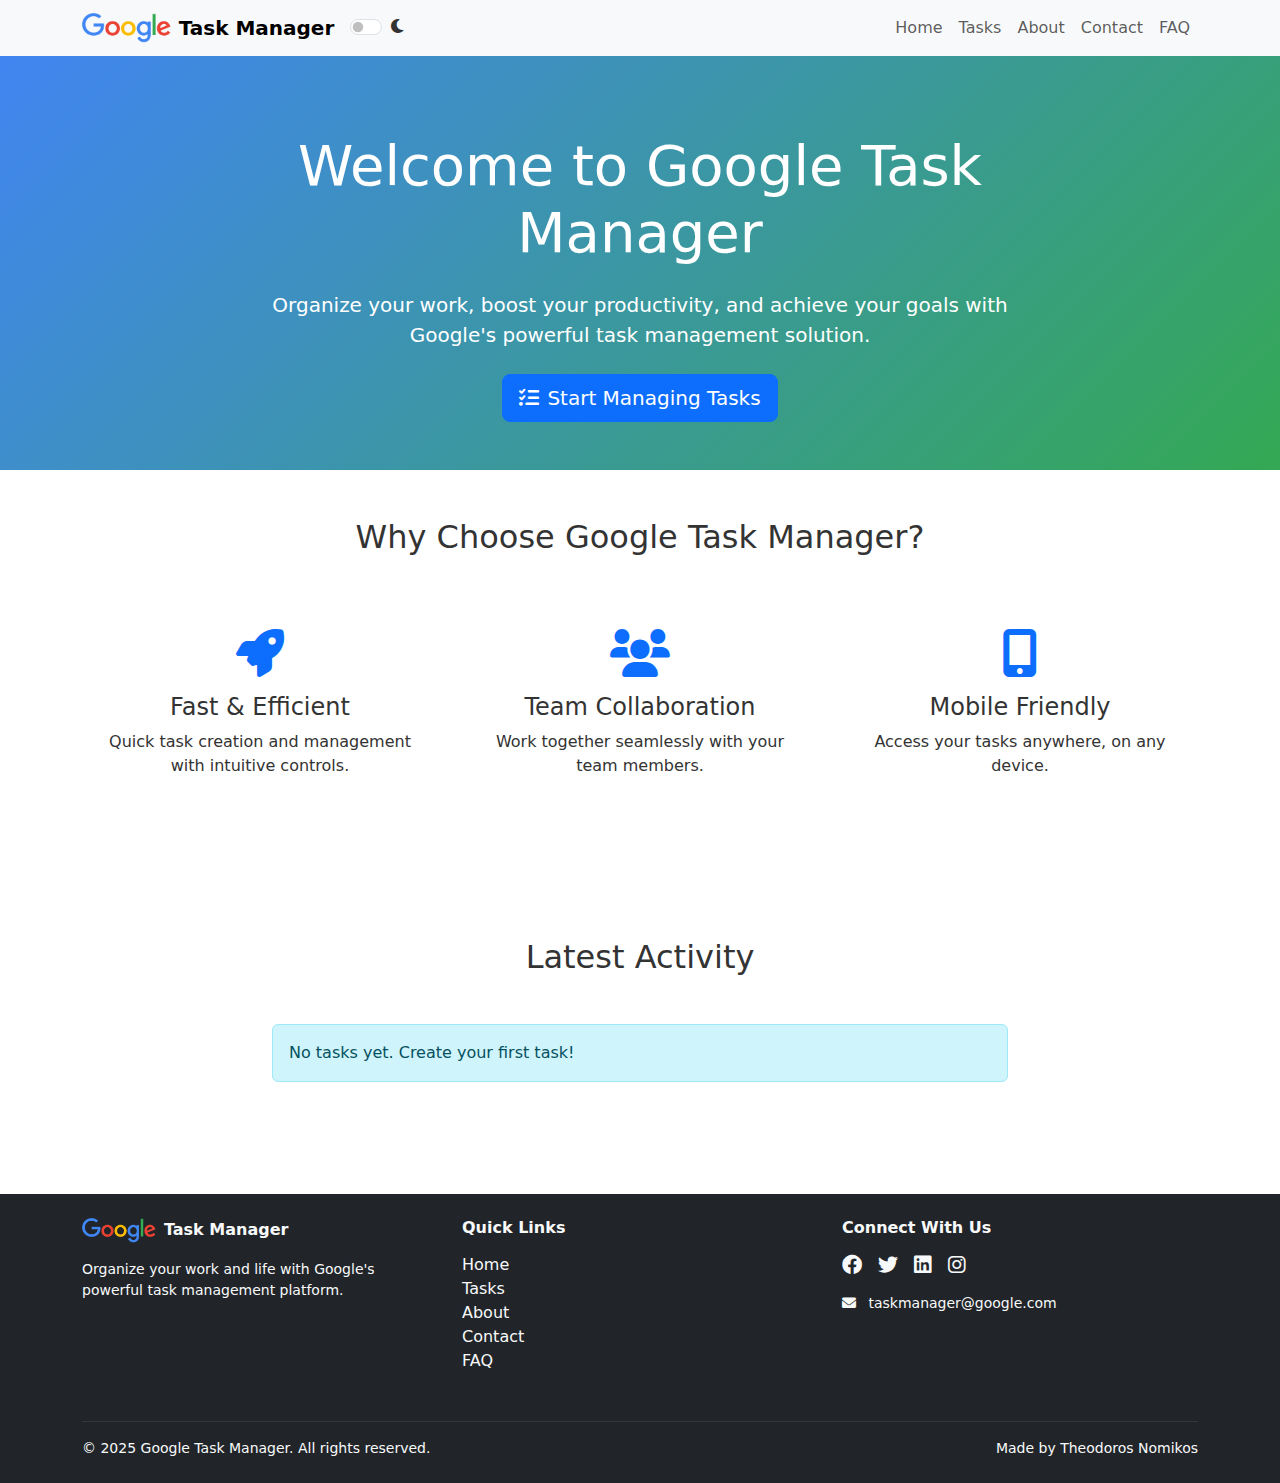
<file: index.html>
<!DOCTYPE html>
<html lang="en">

<head>

    <meta charset="UTF-8">
    <meta name="viewport" content="width=device-width, initial-scale=1.0">
    <meta name="description" content="Google Task Manager - Organize your work efficiently">
    <meta name="keywords" content="Google, tasks, management, productivity">

    <title>Google Task Manager - Home</title>
    <link href="https://cdn.jsdelivr.net/npm/bootstrap@5.3.0/dist/css/bootstrap.min.css" rel="stylesheet">
    <link href="https://cdnjs.cloudflare.com/ajax/libs/font-awesome/6.0.0/css/all.min.css" rel="stylesheet">

    <link href="styles.css" rel="stylesheet">
</head>

<body>

    <div id="header-placeholder"></div>
    
    <main>
        <section class="hero-section text-center py-5">
            <div class="container">
                <div class="row">
                    <div class="col-lg-8 mx-auto">
                        <h1 class="display-4 mb-4">Welcome to Google Task Manager</h1>
                        <p class="lead mb-4">Organize your work, boost your productivity, and achieve your goals with Google's powerful task management solution.</p>
                        <a href="tasks.html" class="btn btn-primary btn-lg">
                            <i class="fas fa-tasks me-2"></i>Start Managing Tasks
                        </a>
                    </div>
                </div>
            </div>
        </section>

        <section class="py-5">
            <div class="container">
                <h2 class="text-center mb-5">Why Choose Google Task Manager?</h2>
                <div class="row">
                    <div class="col-md-4 mb-4">
                        <div class="text-center p-4">
                            <i class="fas fa-rocket fa-3x text-primary mb-3"></i>
                            <h4>Fast & Efficient</h4>
                            <p>Quick task creation and management with intuitive controls.</p>
                        </div>
                    </div>
                    <div class="col-md-4 mb-4">
                        <div class="text-center p-4">
                            <i class="fas fa-users fa-3x text-primary mb-3"></i>
                            <h4>Team Collaboration</h4>
                            <p>Work together seamlessly with your team members.</p>
                        </div>
                    </div>
                    <div class="col-md-4 mb-4">
                        <div class="text-center p-4">
                            <i class="fas fa-mobile-alt fa-3x text-primary mb-3"></i>
                            <h4>Mobile Friendly</h4>
                            <p>Access your tasks anywhere, on any device.</p>
                        </div>
                    </div>
                </div>
            </div>
        </section>

        <section class="py-5">
            <div class="container">
                <h2 class="text-center mb-5">Latest Activity</h2>
                <div class="row">
                    <div class="col-lg-8 mx-auto">
                        <div id="activity-list">
                        </div>
                    </div>
                </div>
            </div>
        </section>
    </main>

    <div id="footer-placeholder"></div>

    <script src="https://cdn.jsdelivr.net/npm/bootstrap@5.3.0/dist/js/bootstrap.bundle.min.js"></script>
    <script src="https://code.jquery.com/jquery-3.6.0.min.js"></script>
    <script src="script.js"></script>
</body>


</html>
</file>
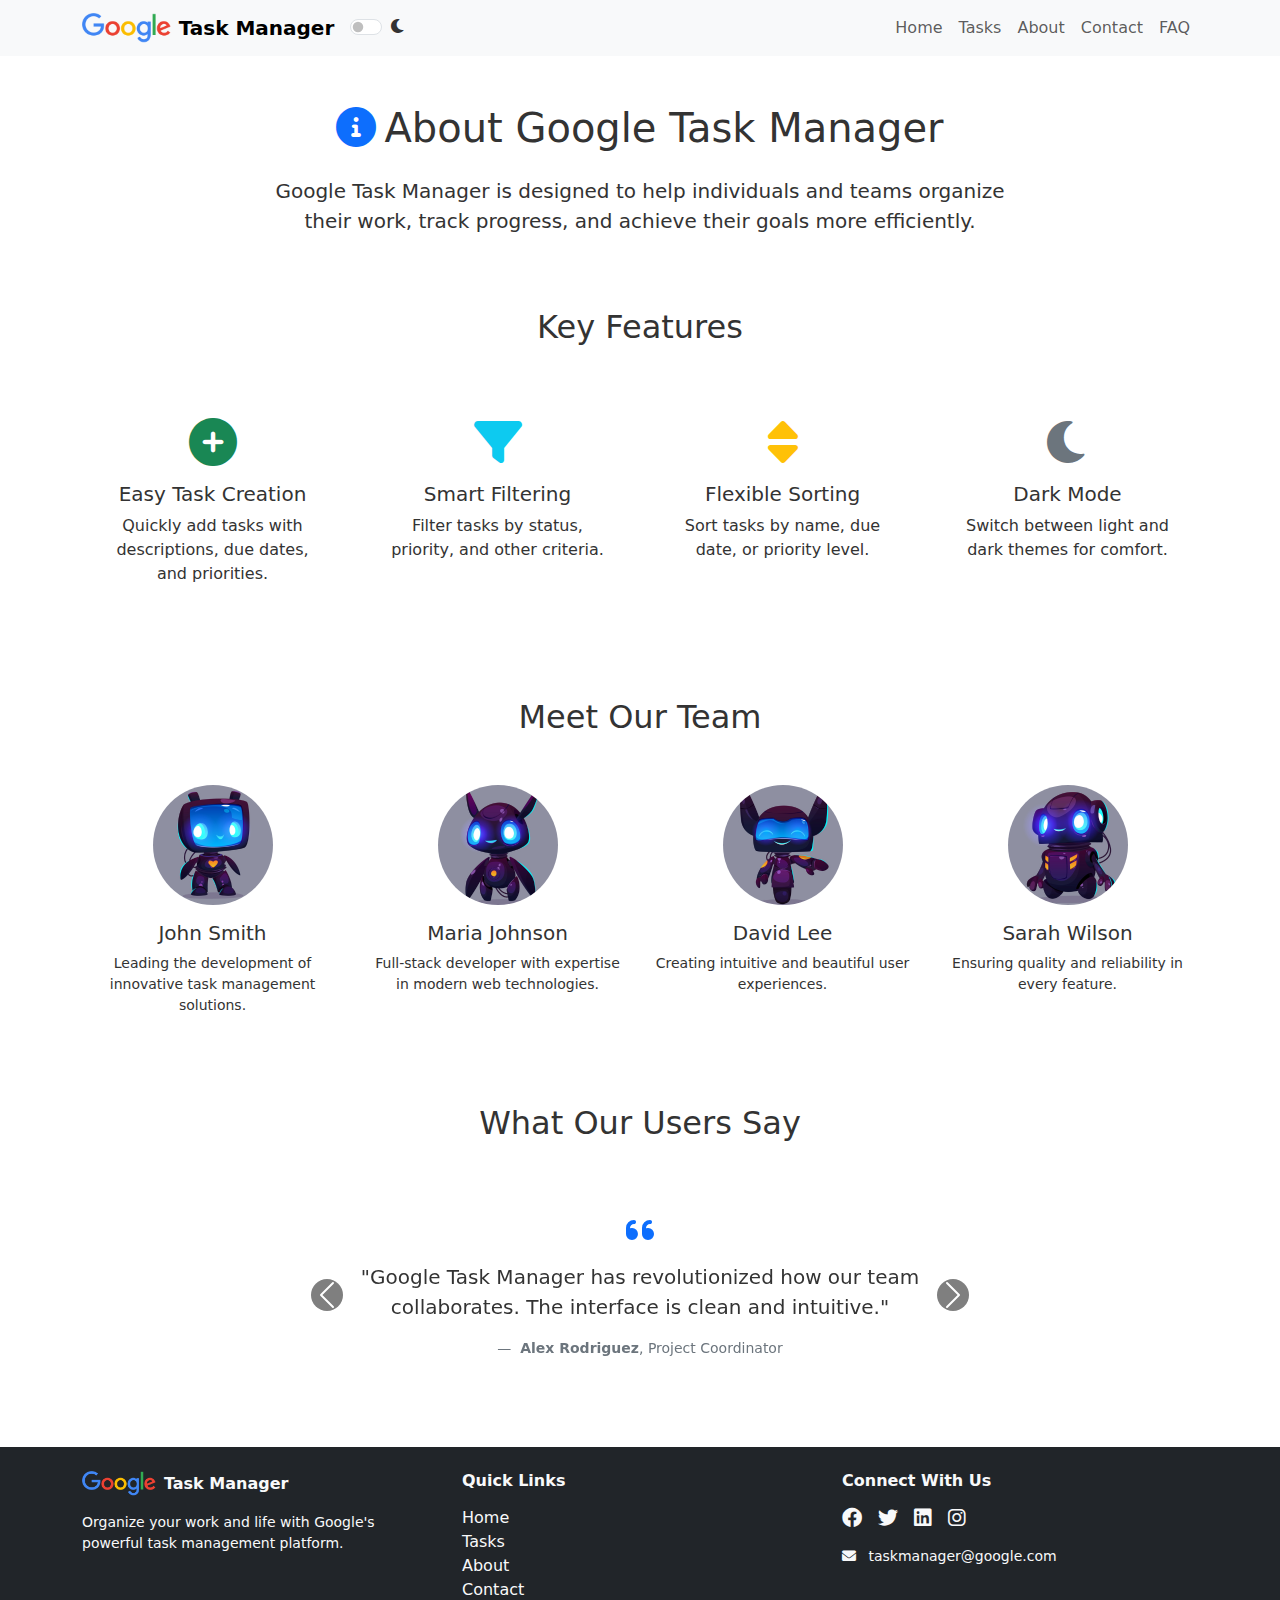
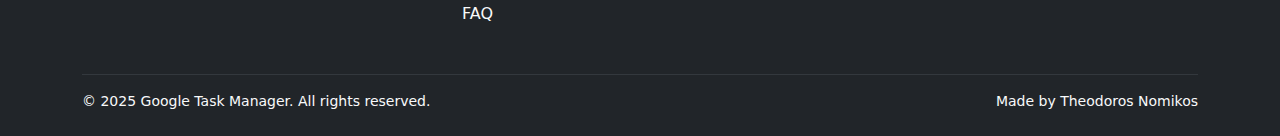
<file: about.html>
<!DOCTYPE html>
<html lang="en">

<head>

    <meta charset="UTF-8">
    <meta name="viewport" content="width=device-width, initial-scale=1.0">
    <meta name="description" content="About Google Task Manager - Learn about our mission and team">
    <meta name="keywords" content="Google, about, team, mission, task management">

    <title>Google Task Manager - About</title>
    <link href="https://cdn.jsdelivr.net/npm/bootstrap@5.3.0/dist/css/bootstrap.min.css" rel="stylesheet">
    <link href="https://cdnjs.cloudflare.com/ajax/libs/font-awesome/6.0.0/css/all.min.css" rel="stylesheet">

    <link href="styles.css" rel="stylesheet">

</head>


<body>

    <div id="header-placeholder"></div>

    <main class="container my-5">



        <section class="mb-5">
            <div class="row">
                <div class="col-lg-8 mx-auto text-center">
                    <h1 class="mb-4">
                        <i class="fas fa-info-circle text-primary me-2"></i>About Google Task Manager
                    </h1>
                    <p class="lead mb-4">
                        Google Task Manager is designed to help individuals and teams organize their work, 
                        track progress, and achieve their goals more efficiently.
                    </p>
                </div>
            </div>
        </section>

        <section class="mb-5">
            <div class="row">
                <div class="col-12">
                    <h2 class="text-center mb-5">Key Features</h2>
                </div>
            </div>
            <div class="row">
                <div class="col-md-6 col-lg-3 mb-4">
                    <div class="text-center p-4 h-100">
                        <i class="fas fa-plus-circle fa-3x text-success mb-3"></i>
                        <h5>Easy Task Creation</h5>
                        <p>Quickly add tasks with descriptions, due dates, and priorities.</p>
                    </div>
                </div>
                <div class="col-md-6 col-lg-3 mb-4">
                    <div class="text-center p-4 h-100">
                        <i class="fas fa-filter fa-3x text-info mb-3"></i>
                        <h5>Smart Filtering</h5>
                        <p>Filter tasks by status, priority, and other criteria.</p>
                    </div>
                </div>
                <div class="col-md-6 col-lg-3 mb-4">
                    <div class="text-center p-4 h-100">
                        <i class="fas fa-sort fa-3x text-warning mb-3"></i>
                        <h5>Flexible Sorting</h5>
                        <p>Sort tasks by name, due date, or priority level.</p>
                    </div>
                </div>
                <div class="col-md-6 col-lg-3 mb-4">
                    <div class="text-center p-4 h-100">
                        <i class="fas fa-moon fa-3x text-secondary mb-3"></i>
                        <h5>Dark Mode</h5>
                        <p>Switch between light and dark themes for comfort.</p>
                    </div>
                </div>
            </div>
        </section>


        <section class="mb-5">
            <div class="row">
                <div class="col-12">
                    <h2 class="text-center mb-5">Meet Our Team</h2>
                </div>
            </div>
            <div class="row">
                <div class="col-md-6 col-lg-3 mb-4">
                    <div class="text-center">
                        <div class="team-avatar mb-3">
                            <img src="avatar_1.png" 
                                 alt="John Smith Avatar" title="John Smith" class="rounded-circle">
                        </div>
                        <h5>John Smith</h5>
                        <p class="small">Leading the development of innovative task management solutions.</p>
                    </div>
                </div>

                <div class="col-md-6 col-lg-3 mb-4">
                    <div class="text-center">
                        <div class="team-avatar mb-3">
                            <img src="avatar_2.png" 
                                 alt="Maria Johnson Avatar" title="Maria Johnson" class="rounded-circle">
                        </div>
                        <h5>Maria Johnson</h5>
                        <p class="small">Full-stack developer with expertise in modern web technologies.</p>
                    </div>
                </div>
                <div class="col-md-6 col-lg-3 mb-4">
                    <div class="text-center">
                        <div class="team-avatar mb-3">
                            <img src="avatar_3.png" 
                                 alt="David Lee Avatar" title="David Lee" class="rounded-circle">
                        </div>
                        <h5>David Lee</h5>
                        <p class="small">Creating intuitive and beautiful user experiences.</p>
                    </div>
                </div>
                <div class="col-md-6 col-lg-3 mb-4">
                    <div class="text-center">
                        <div class="team-avatar mb-3">
                            <img src="avatar_4.png" 
                                 alt="Sarah Wilson Avatar" title="Sarah Wilson" class="rounded-circle">
                        </div>
                        <h5>Sarah Wilson</h5>
                        <p class="small">Ensuring quality and reliability in every feature.</p>
                    </div>
                </div>
            </div>
        </section>


        <section class="mb-5">
            <div class="row">
                <div class="col-12">
                    <h2 class="text-center mb-5">What Our Users Say</h2>
                </div>
            </div>
            <div class="row">
                <div class="col-lg-8 mx-auto">
                    <div id="testimonialsCarousel" class="carousel slide" data-bs-ride="carousel">
                        <div class="carousel-indicators">
                            <button type="button" data-bs-target="#testimonialsCarousel" data-bs-slide-to="0" class="active"></button>
                            <button type="button" data-bs-target="#testimonialsCarousel" data-bs-slide-to="1"></button>
                            <button type="button" data-bs-target="#testimonialsCarousel" data-bs-slide-to="2"></button>
                        </div>


                        <div class="carousel-inner">
                            <div class="carousel-item active">
                                <div class="text-center p-4">
                                    <i class="fas fa-quote-left fa-2x text-primary mb-3"></i>
                                    <p class="lead">"Google Task Manager has revolutionized how our team collaborates. The interface is clean and intuitive."</p>
                                    <footer class="blockquote-footer mt-3">
                                        <strong>Alex Rodriguez</strong>, Project Coordinator
                                    </footer>
                                </div>
                            </div>


                            <div class="carousel-item">
                                <div class="text-center p-4">
                                    <i class="fas fa-quote-left fa-2x text-primary mb-3"></i>
                                    <p class="lead">"The priority system and filtering options make it easy to focus on what matters most. Highly recommended!"</p>
                                    <footer class="blockquote-footer mt-3">
                                        <strong>Lisa Chen</strong>, Marketing Manager
                                    </footer>
                                </div>
                            </div>

                            <div class="carousel-item">
                                <div class="text-center p-4">
                                    <i class="fas fa-quote-left fa-2x text-primary mb-3"></i>
                                    <p class="lead">"Simple, effective, and reliable. This tool has become essential to my daily workflow and made my life simple."</p>
                                    <footer class="blockquote-footer mt-3">
                                        <strong>Michael Thompson</strong>, Software Developer
                                    </footer>
                                </div>
                            </div>
                        </div>

                        <button class="carousel-control-prev" type="button" data-bs-target="#testimonialsCarousel" data-bs-slide="prev">
                            <span class="carousel-control-prev-icon"></span>
                        </button>
                        <button class="carousel-control-next" type="button" data-bs-target="#testimonialsCarousel" data-bs-slide="next">
                            <span class="carousel-control-next-icon"></span>
                        </button>
                    </div>
                </div>
                
            </div>
        </section>
    </main>

    <div id="footer-placeholder"></div>

    <script src="https://cdn.jsdelivr.net/npm/bootstrap@5.3.0/dist/js/bootstrap.bundle.min.js"></script>
    <script src="https://code.jquery.com/jquery-3.6.0.min.js"></script>
    <script src="script.js"></script>
</body>
</html>
</file>
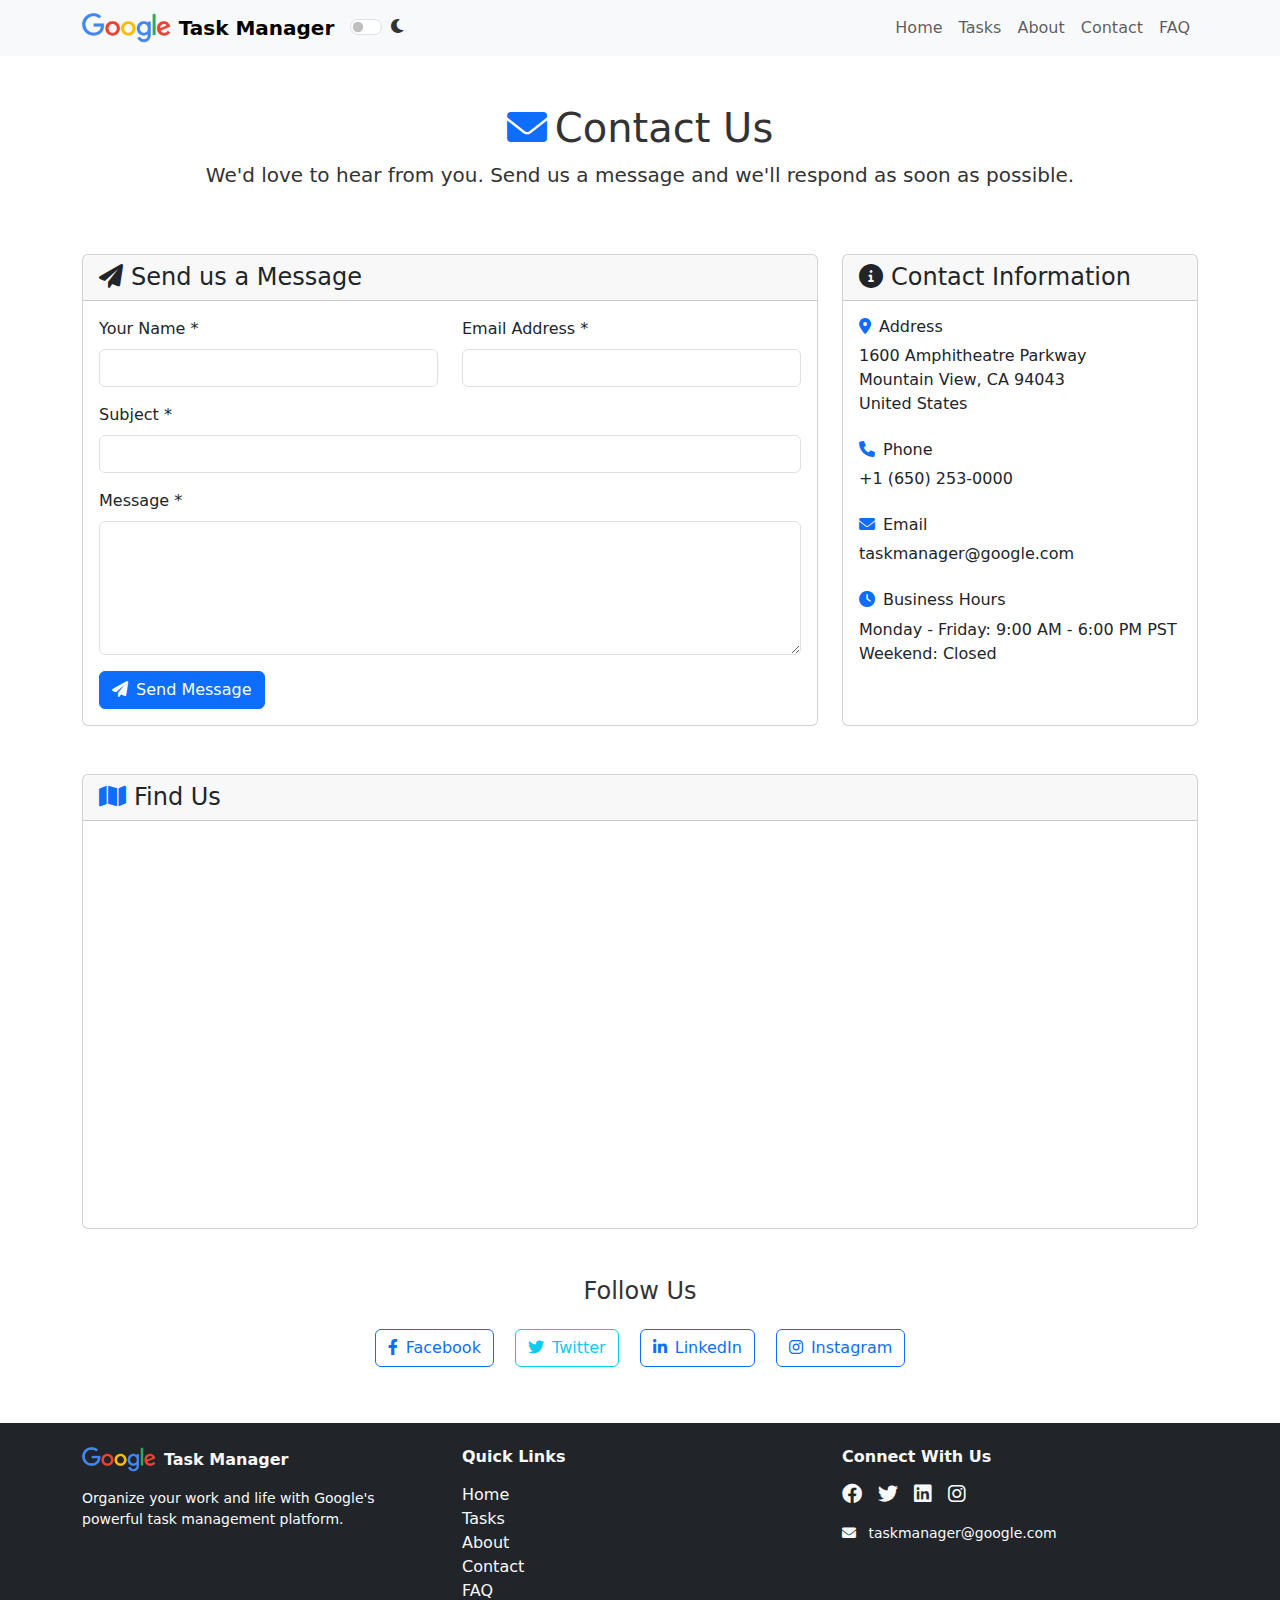
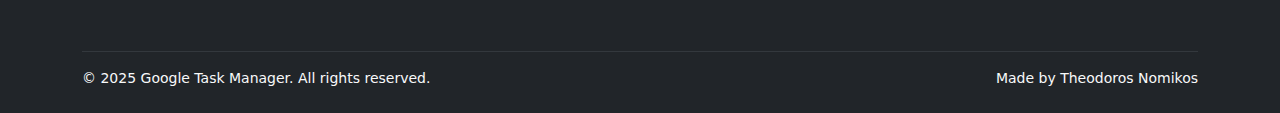
<file: contact.html>
<!DOCTYPE html>
<html lang="en">

<head>

    <meta charset="UTF-8">
    <meta name="viewport" content="width=device-width, initial-scale=1.0">
    <meta name="description" content="Contact Google Task Manager - Get in touch with our team">
    <meta name="keywords" content="Google, contact, support, help, task management">

    <title>Google Task Manager - Contact</title>
    <link href="https://cdn.jsdelivr.net/npm/bootstrap@5.3.0/dist/css/bootstrap.min.css" rel="stylesheet">
    <link href="https://cdnjs.cloudflare.com/ajax/libs/font-awesome/6.0.0/css/all.min.css" rel="stylesheet">

    <link href="styles.css" rel="stylesheet">

</head>


<body>

    <div id="header-placeholder"></div>

    <main class="container my-5">
        <div class="row">
            <div class="col-12 text-center mb-5">
                <h1>
                    <i class="fas fa-envelope text-primary me-2"></i>Contact Us
                </h1>
                <p class="lead">We'd love to hear from you. Send us a message and we'll respond as soon as possible.</p>
            </div>
        </div>

        <div class="row">

            <div class="col-lg-8 mb-5">
                <div class="card">
                    <div class="card-header">
                        <h4 class="mb-0">
                            <i class="fas fa-paper-plane me-2"></i>Send us a Message
                        </h4>
                    </div>
                    <div class="card-body">
                        <form id="contactForm">
                            <div class="row">
                                <div class="col-md-6 mb-3">
                                    <label for="contactName" class="form-label">Your Name *</label>
                                    <input type="text" class="form-control" id="contactName" required>
                                </div>
                                <div class="col-md-6 mb-3">
                                    <label for="contactEmail" class="form-label">Email Address *</label>
                                    <input type="email" class="form-control" id="contactEmail" required>
                                </div>
                            </div>
                            <div class="mb-3">
                                <label for="contactSubject" class="form-label">Subject *</label>
                                <input type="text" class="form-control" id="contactSubject" required>
                            </div>

                            <div class="mb-3">
                                <label for="contactMessage" class="form-label">Message *</label>
                                <textarea class="form-control" id="contactMessage" rows="5" required></textarea>
                            </div>
                            <button type="submit" class="btn btn-primary">
                                <i class="fas fa-paper-plane me-2"></i>Send Message
                            </button>
                        </form>
                    </div>
                </div>

            </div>


            <div class="col-lg-4 mb-5">
                <div class="card h-100">
                    <div class="card-header">
                        <h4 class="mb-0">
                            <i class="fas fa-info-circle me-2"></i>Contact Information
                        </h4>
                    </div>
                    <div class="card-body">
                        <div>
                            <div class="mb-4">
                                <h6><i class="fas fa-map-marker-alt text-primary me-2"></i>Address</h6>
                                <p class="mb-0">1600 Amphitheatre Parkway<br>Mountain View, CA 94043<br>United States</p>

                            </div>
                            <div class="mb-4">
                                <h6><i class="fas fa-phone text-primary me-2"></i>Phone</h6>
                                <p class="mb-0">+1 (650) 253-0000</p>
                            </div>
                            <div class="mb-4">
                                <h6><i class="fas fa-envelope text-primary me-2"></i>Email</h6>
                                <p class="mb-0">taskmanager@google.com</p>
                            </div>

                            <div class="mb-4">
                                <h6><i class="fas fa-clock text-primary me-2"></i>Business Hours</h6>
                                <p class="mb-0">Monday - Friday: 9:00 AM - 6:00 PM PST<br>Weekend: Closed</p>
                            </div>
                        </div>

                    </div>
                </div>

            </div>
        </div>


        <div class="row">
            <div class="col-12">
                <div class="card">
                    <div class="card-header">
                        <h4 class="mb-0">
                            <i class="fas fa-map text-primary me-2"></i>Find Us
                        </h4>
                    </div>


                    <div class="card-body p-0">
                        <div>
                            <iframe 
                                src="https://www.google.com/maps/embed?pb=!1m18!1m12!1m3!1d3168.639290816029!2d-122.08574908469252!3d37.42199997982194!2m3!1f0!2f0!3f0!3m2!1i1024!2i768!4f13.1!3m3!1m2!1s0x808fba02425dad8f%3A0x6c296c66619367e0!2sGoogleplex!5e0!3m2!1sen!2sus!4v1635789012345!5m2!1sen!2sus"
                                width="100%" 
                                height="400" 
                                style="border:0;" 
                                allowfullscreen="" 
                                loading="lazy"
                                title="Google Headquarters Location"
                                aria-label="Google Headquarters on Google Maps">
                            </iframe>
                        </div>


                    </div>
                </div>
            </div>
        </div>



        <div class="row mt-5">
            <div class="col-12 text-center">
                <h4 class="mb-4">Follow Us</h4>
                <div>
                    <a href="https://www.facebook.com/" class="btn btn-outline-primary me-3 mb-2" title="Follow us on Facebook">
                        <i class="fab fa-facebook-f me-2"></i>Facebook
                    </a>
                    <a href="https://x.com/" class="btn btn-outline-info me-3 mb-2" title="Follow us on Twitter">
                        <i class="fab fa-twitter me-2"></i>Twitter</a>
                    <a href="https://www.linkedin.com/" class="btn btn-outline-primary me-3 mb-2" title="Connect on LinkedIn">
                        <i class="fab fa-linkedin-in me-2"></i>LinkedIn
                    </a>
                    <a href="https://www.instagram.com/" class="btn btn-outline-primary mb-2" title="Follow us on Instagram">
                        <i class="fab fa-instagram me-2"></i>Instagram</a>
                </div>
            </div>
        </div>
    </main>

    <div id="footer-placeholder"></div>

    <script src="https://cdn.jsdelivr.net/npm/bootstrap@5.3.0/dist/js/bootstrap.bundle.min.js"></script>
    <script src="https://code.jquery.com/jquery-3.6.0.min.js"></script>
    
    <script src="script.js"></script>
</body>
</html>
</file>
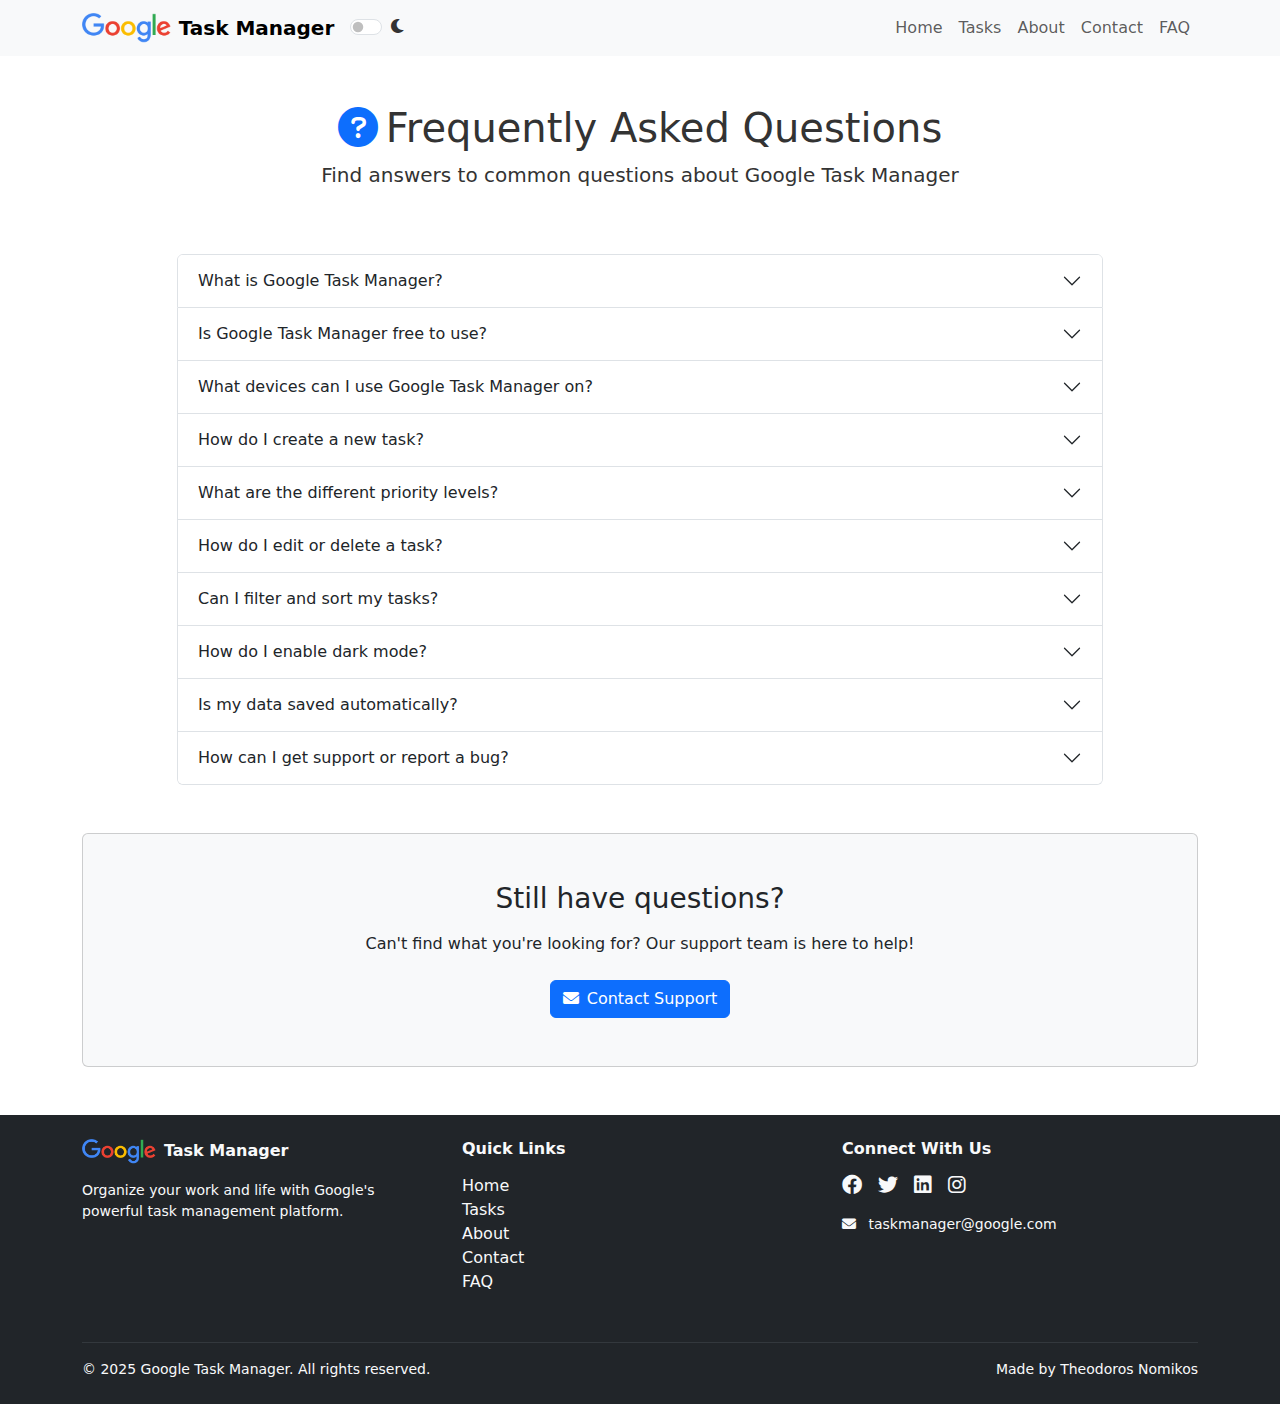
<file: faq.html>
<!DOCTYPE html>
<html lang="en">

<head>

    <meta charset="UTF-8">
    <meta name="viewport" content="width=device-width, initial-scale=1.0">
    <meta name="description" content="Google Task Manager FAQ - Frequently Asked Questions">
    <meta name="keywords" content="Google, FAQ, help, questions, task management, support">    

    <title>Google Task Manager - FAQ</title>
    <link href="https://cdn.jsdelivr.net/npm/bootstrap@5.3.0/dist/css/bootstrap.min.css" rel="stylesheet">
    <link href="https://cdnjs.cloudflare.com/ajax/libs/font-awesome/6.0.0/css/all.min.css" rel="stylesheet">

    <link href="styles.css" rel="stylesheet">

</head>

<body>

    <div id="header-placeholder"></div>

    <main class="container my-5">
        <div class="row">
            <div class="col-12 text-center mb-5">
                <h1>
                    <i class="fas fa-question-circle text-primary me-2"></i>Frequently Asked Questions
                </h1>
                <p class="lead">Find answers to common questions about Google Task Manager</p>
            </div>
        </div>


        <div class="row">
            <div class="col-lg-10 mx-auto">
                <div class="accordion" id="faqAccordion">


                    <div class="accordion-item">
                        <h2 class="accordion-header" id="faq1">
                            <button class="accordion-button collapsed" type="button" data-bs-toggle="collapse" data-bs-target="#collapse1">
                                What is Google Task Manager?
                            </button>
                        </h2>
                        <div id="collapse1" class="accordion-collapse collapse" data-bs-parent="#faqAccordion">
                            <div class="accordion-body">
                                Google Task Manager is a powerful, intuitive task management application designed to help individuals and teams organize their work, track progress, and achieve their goals more efficiently. It features task creation, priority management, filtering, and collaboration tools.
                            </div>
                        </div>
                    </div>

                    <div class="accordion-item">
                        <h2 class="accordion-header" id="faq2">
                            <button class="accordion-button collapsed" type="button" data-bs-toggle="collapse" data-bs-target="#collapse2">
                                Is Google Task Manager free to use?
                            </button>
                        </h2>
                        <div id="collapse2" class="accordion-collapse collapse" data-bs-parent="#faqAccordion">
                            <div class="accordion-body">
                                Yes! Google Task Manager is completely free to use. All features including task creation, editing, filtering, and dark mode are available at no cost. We believe productivity tools should be accessible to everyone.
                            </div>
                        </div>
                    </div>

                    <div class="accordion-item">
                        <h2 class="accordion-header" id="faq3">
                            <button class="accordion-button collapsed" type="button" data-bs-toggle="collapse" data-bs-target="#collapse3">
                                What devices can I use Google Task Manager on?
                            </button>
                        </h2>
                        <div id="collapse3" class="accordion-collapse collapse" data-bs-parent="#faqAccordion">
                            <div class="accordion-body">
                                Google Task Manager is fully responsive and works on all devices including desktop computers, tablets, and mobile phones. The interface automatically adapts to your screen size for the best experience.
                            </div>
                        </div>
                    </div>

                    <div class="accordion-item">
                        <h2 class="accordion-header" id="faq4">
                            <button class="accordion-button collapsed" type="button" data-bs-toggle="collapse" data-bs-target="#collapse4">
                                How do I create a new task?
                            </button>
                        </h2>
                        <div id="collapse4" class="accordion-collapse collapse" data-bs-parent="#faqAccordion">
                            <div class="accordion-body">
                                To create a new task, go to the Tasks page and fill out the "Add New Task" form. Enter a task name (required), due date (required), priority level, and optional description. Click the "Add Task" button to save your task.
                            </div>
                        </div>
                    </div>

                    <div class="accordion-item">
                        <h2 class="accordion-header" id="faq5">
                            <button class="accordion-button collapsed" type="button" data-bs-toggle="collapse" data-bs-target="#collapse5">
                                What are the different priority levels?
                            </button>
                        </h2>
                        <div id="collapse5" class="accordion-collapse collapse" data-bs-parent="#faqAccordion">
                            <div class="accordion-body">
                                Tasks can be assigned three priority levels: High (red), Medium (yellow), and Low (green). High priority tasks are urgent and important, Medium priority tasks are important but not urgent, and Low priority tasks can be completed when time allows.
                            </div>
                        </div>
                    </div>

                    <div class="accordion-item">
                        <h2 class="accordion-header" id="faq6">
                            <button class="accordion-button collapsed" type="button" data-bs-toggle="collapse" data-bs-target="#collapse6">
                                How do I edit or delete a task?
                            </button>
                        </h2>
                        <div id="collapse6" class="accordion-collapse collapse" data-bs-parent="#faqAccordion">
                            <div class="accordion-body">
                                Each task in the task list has Edit and Delete buttons. Click the Edit button to modify the task details, or click the Delete button to remove the task permanently. You can also mark tasks as completed using the Complete button.
                            </div>
                        </div>
                    </div>

                    <div class="accordion-item">
                        <h2 class="accordion-header" id="faq7">
                            <button class="accordion-button collapsed" type="button" data-bs-toggle="collapse" data-bs-target="#collapse7">
                                Can I filter and sort my tasks?
                            </button>
                        </h2>
                        <div id="collapse7" class="accordion-collapse collapse" data-bs-parent="#faqAccordion">
                            <div class="accordion-body">
                                Yes! You can filter tasks by status (all, pending, completed) and priority level (all, high, medium, low). You can also sort tasks by name, due date, or priority. Use the dropdown menus above the task list to apply filters and sorting.
                            </div>
                        </div>
                    </div>

                    <div class="accordion-item">
                        <h2 class="accordion-header" id="faq8">
                            <button class="accordion-button collapsed" type="button" data-bs-toggle="collapse" data-bs-target="#collapse8">
                                How do I enable dark mode?
                            </button>
                        </h2>
                        <div id="collapse8" class="accordion-collapse collapse" data-bs-parent="#faqAccordion">
                            <div class="accordion-body">
                                You can toggle dark mode on/off using the moon icon switch in the top navigation bar. Dark mode provides a darker color scheme that's easier on the eyes, especially in low-light environments.
                            </div>
                        </div>
                    </div>

                    <div class="accordion-item">
                        <h2 class="accordion-header" id="faq9">
                            <button class="accordion-button collapsed" type="button" data-bs-toggle="collapse" data-bs-target="#collapse9">
                                Is my data saved automatically?
                            </button>
                        </h2>
                        <div id="collapse9" class="accordion-collapse collapse" data-bs-parent="#faqAccordion">
                            <div class="accordion-body">
                                Yes, all your tasks and settings are automatically saved in your browser's local storage. Your data persists between sessions, so you won't lose your tasks when you close and reopen the application.
                            </div>
                        </div>
                    </div>

                    <div class="accordion-item">
                        <h2 class="accordion-header" id="faq10">
                            <button class="accordion-button collapsed" type="button" data-bs-toggle="collapse" data-bs-target="#collapse10">
                                How can I get support or report a bug?
                            </button>
                        </h2>
                        <div id="collapse10" class="accordion-collapse collapse" data-bs-parent="#faqAccordion">
                            <div class="accordion-body">
                                If you need help or want to report a bug, please visit our Contact page and send us a message. Our support team will respond as quickly as possible. You can also reach us at taskmanager@google.com.
                            </div>
                        </div>
                    </div>

                </div>
            </div>
        </div>



        <div class="row mt-5">
            <div class="col-12 text-center">
                <div class="card bg-light">
                    <div class="card-body py-5">
                        <h3 class="mb-3">Still have questions?</h3>
                        <p class="mb-4">Can't find what you're looking for? Our support team is here to help!</p>
                        <a href="contact.html" class="btn btn-primary">
                            <i class="fas fa-envelope me-2"></i>Contact Support
                        </a>
                    </div>
                </div>
            </div>
        </div>
    </main>


    <div id="footer-placeholder"></div>


    <script src="https://cdn.jsdelivr.net/npm/bootstrap@5.3.0/dist/js/bootstrap.bundle.min.js"></script>
    <script src="https://code.jquery.com/jquery-3.6.0.min.js"></script>
    <script src="script.js"></script>
</body>
</html>
</file>
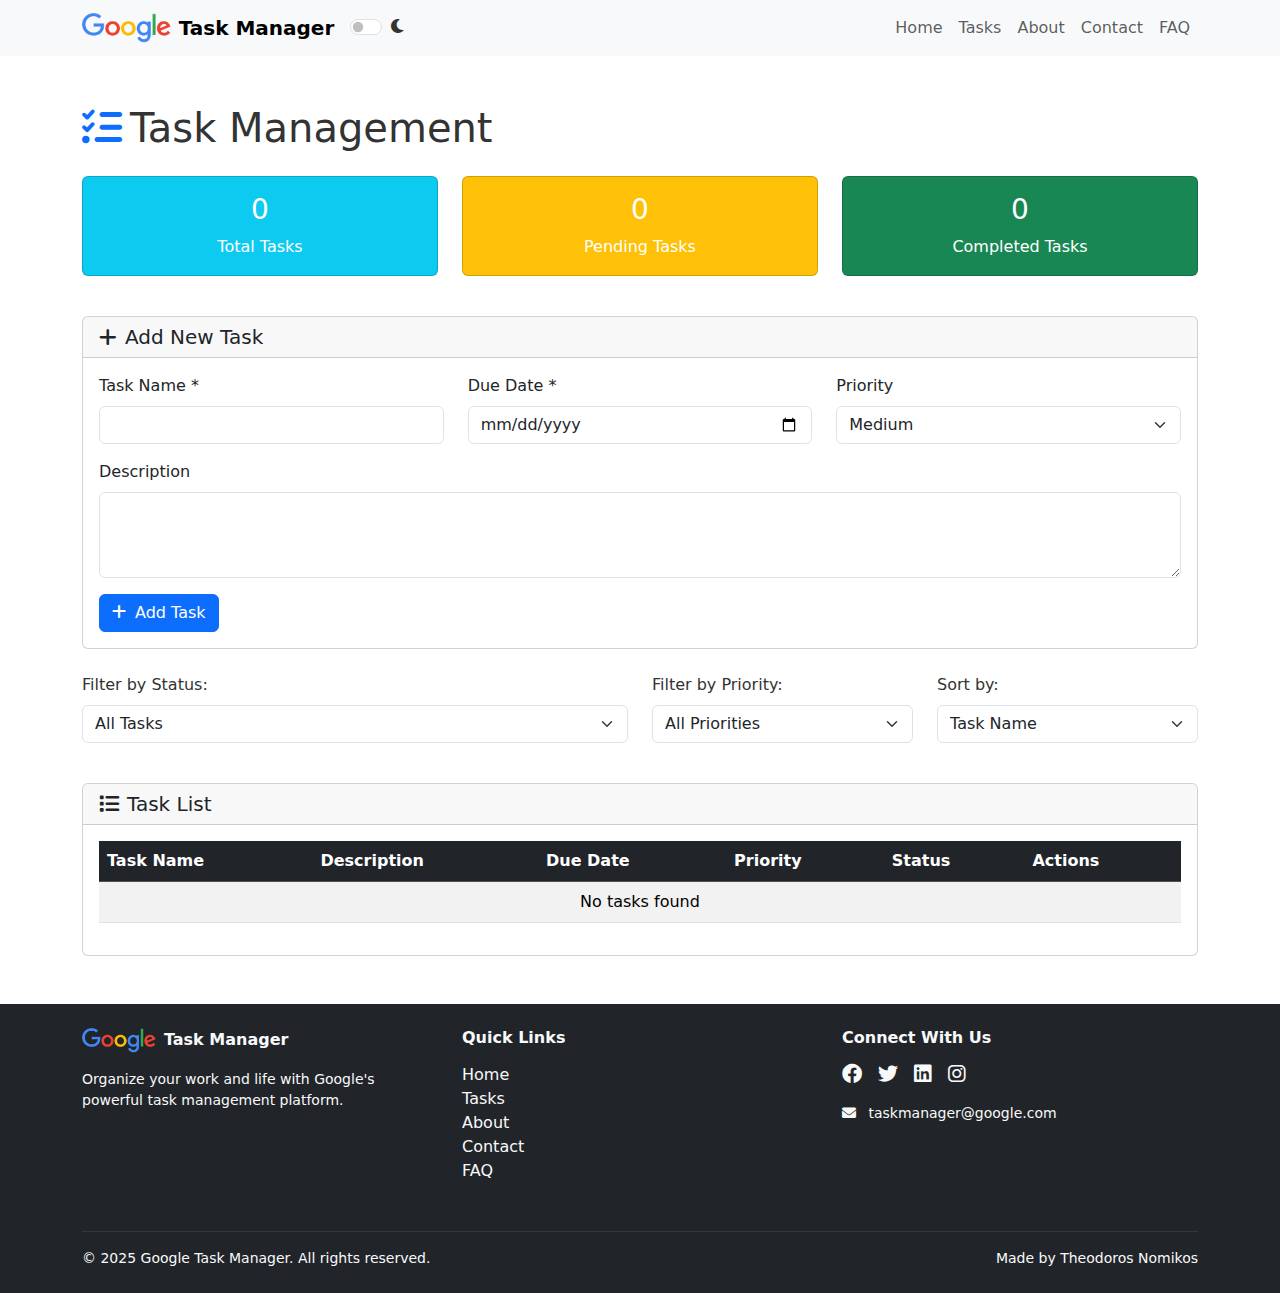
<file: tasks.html>
<!DOCTYPE html>


<html lang="en">
<head>

    <meta charset="UTF-8">
    <meta name="viewport" content="width=device-width, initial-scale=1.0">
    <meta name="description" content="Google Task Manager - Manage your tasks efficiently">
    <meta name="keywords" content="Google, tasks, management, productivity, organize">

    <title>Google Task Manager - Tasks</title>
    <link href="https://cdn.jsdelivr.net/npm/bootstrap@5.3.0/dist/css/bootstrap.min.css" rel="stylesheet">
    <link href="https://cdnjs.cloudflare.com/ajax/libs/font-awesome/6.0.0/css/all.min.css" rel="stylesheet">
    <link href="styles.css" rel="stylesheet">
</head>
<body>
    <div id="header-placeholder"></div>

    <main class="container my-5">
        <div class="row">
            <div class="col-12">

                <h1 class="mb-4">
                    <i class="fas fa-tasks text-primary me-2"></i>Task Management
                </h1>
            </div>
        </div>

        <div class="row mb-4">
            <div class="col-md-4 mb-3">
                <div class="card bg-info text-white">
                    <div class="card-body text-center">

                        <h3 id="totalTasks">0</h3>
                        <p class="mb-0">Total Tasks</p>
                    </div>
                </div>
            </div>
            <div class="col-md-4 mb-3">
                <div class="card bg-warning text-white">
                    <div class="card-body text-center">
                        <h3 id="pendingTasks">0</h3>
                        <p class="mb-0">Pending Tasks</p>
                    </div>
                </div>
            </div>
            <div class="col-md-4 mb-3">
                <div class="card bg-success text-white">

                    <div class="card-body text-center">
                        <h3 id="completedTasks">0</h3>
                        <p class="mb-0">Completed Tasks</p>
                    </div>
                </div>
            </div>
        </div>

        <div class="row mb-4">
            <div class="col-12">
                <div class="card">
                    <div class="card-header">
                        <h5 class="mb-0">
                            <i class="fas fa-plus me-2"></i>Add New Task
                        </h5>

                    </div>
                    <div class="card-body">
                        <form id="taskForm">
                            <div class="row">
                                <div class="col-md-4 mb-3">
                                    <label for="taskName" class="form-label">Task Name *</label>
                                    <input type="text" class="form-control" id="taskName" required>
                                </div>
                                <div class="col-md-4 mb-3">
                                    <label for="taskDueDate" class="form-label">Due Date *</label>
                                    <input type="date" class="form-control" id="taskDueDate" required>
                                </div>
                                <div class="col-md-4 mb-3">
                                    <label for="taskPriority" class="form-label">Priority</label>
                                    <select class="form-select" id="taskPriority">
                                        <option value="Low">Low</option>
                                        <option value="Medium" selected>Medium</option>

                                        <option value="High">High</option>
                                    </select>
                                </div>
                            </div>
                            <div class="mb-3">
                                <label for="taskDescription" class="form-label">Description</label>
                                <textarea class="form-control" id="taskDescription" rows="3"></textarea>
                            </div>
                            <button type="submit" class="btn btn-primary">

                                <i class="fas fa-plus me-2"></i>Add Task
                            </button>
                            <button type="button" class="btn btn-secondary" id="cancelEdit" style="display: none;">
                                <i class="fas fa-times me-2"></i>Cancel Edit
                            </button>
                        </form>
                    </div>
                </div>
            </div>
        </div>

        <div class="row mb-4">
            <div class="col-md-6 mb-3">
                <label for="statusFilter" class="form-label">Filter by Status:</label>

                <select class="form-select" id="statusFilter">
                    <option value="all">All Tasks</option>
                    <option value="pending">Pending</option>
                    <option value="completed">Completed</option>
                </select>
            </div>
            <div class="col-md-3 mb-3">
                <label for="priorityFilter" class="form-label">Filter by Priority:</label>
                <select class="form-select" id="priorityFilter">
                    <option value="all">All Priorities</option>
                    <option value="High">High</option>

                    <option value="Medium">Medium</option>
                    <option value="Low">Low</option>
                </select>
            </div>
            <div class="col-md-3 mb-3">
                <label for="sortBy" class="form-label">Sort by:</label>
                <select class="form-select" id="sortBy">
                    <option value="name">Task Name</option>

                    <option value="dueDate">Due Date</option>
                    <option value="priority">Priority</option>
                </select>
            </div>
        </div>


        <div class="row">
            <div class="col-12">
                <div class="card">
                    <div class="card-header">
                        <h5 class="mb-0">
                            <i class="fas fa-list me-2"></i>Task List
                        </h5>

                    </div>
                    <div class="card-body">
                        <div class="table-responsive">
                            <table class="table table-striped table-hover">
                                <thead class="table-dark">
                                    <tr>

                                        <th>Task Name</th>
                                        <th>Description</th>
                                        <th>Due Date</th>
                                        <th>Priority</th>
                                        <th>Status</th>
                                        <th>Actions</th>

                                    </tr>
                                </thead>
                                <tbody id="tasksTableBody">

                                </tbody>
                            </table>
                        </div>


                        <div id="noTasksMessage" class="text-center py-4" style="display: none;">
                            <i class="fas fa-clipboard-list fa-3x text-muted mb-3"></i>
                            <p class="text-muted">No tasks found. Add your first task above!</p>


                        </div>
                    </div>
                </div>
            </div>

        </div>
    </main>

    <div id="footer-placeholder"></div>

    <script src="https://cdn.jsdelivr.net/npm/bootstrap@5.3.0/dist/js/bootstrap.bundle.min.js"></script>
    <script src="https://code.jquery.com/jquery-3.6.0.min.js"></script>
    <script src="script.js"></script>
</body>


</html>
</file>
<file: styles.css>
:root {
    --bg-color: #ffffff;
    --text-color: #333333;
    --border-color: #dee2e6;
}

[data-theme="dark"] {
    --bg-color: #1a1a1a;
    --text-color: #ffffff;
    --border-color: #444444;
}

body {
    background-color: var(--bg-color);
    color: var(--text-color);
    transition: all 0.3s ease;
}

[data-theme="dark"] .navbar {
    background-color: #2d2d2d !important;
}

[data-theme="dark"] .navbar-light .navbar-nav .nav-link {
    color: var(--text-color) !important;
}

[data-theme="dark"] .card {
    background-color: #2d2d2d !important;
    border-color: var(--border-color) !important;
    color: var(--text-color) !important;
}

[data-theme="dark"] .table {
    background-color: #2d2d2d !important;
    color: var(--text-color) !important;
}

[data-theme="dark"] .form-control,
[data-theme="dark"] .form-select {
    background-color: #3d3d3d !important;
    border-color: var(--border-color) !important;
    color: var(--text-color) !important;
}

[data-theme="dark"] .bg-light {
    background-color: #2d2d2d !important;
}

.hero-section {
    background: linear-gradient(135deg, #4285F4, #34A853);
    color: white;
    margin-top: -24px;
    padding-top: 100px !important;
}

.priority-high {
    background-color: #EA4335 !important;
    color: white !important;
}

.priority-medium {
    background-color: #FBBC04 !important;
    color: white !important;
}

.priority-low {
    background-color: #34A853 !important;
    color: white !important;
}

.task-completed {
    opacity: 0.6;
    text-decoration: line-through;
}

.team-avatar img {
    width: 120px;
    height: 120px;
    object-fit: cover;
}

.carousel-control-prev-icon,
.carousel-control-next-icon {
    background-color: #000000;
    border-radius: 50%;
    padding: 10px;
}

@media (max-width: 768px) {
    .hero-section {
        padding-top: 80px !important;
    }
    
    .display-4 {
        font-size: 2rem;
    }
    
    .table-responsive table {
        font-size: 0.875rem;
    }
}
</file>
